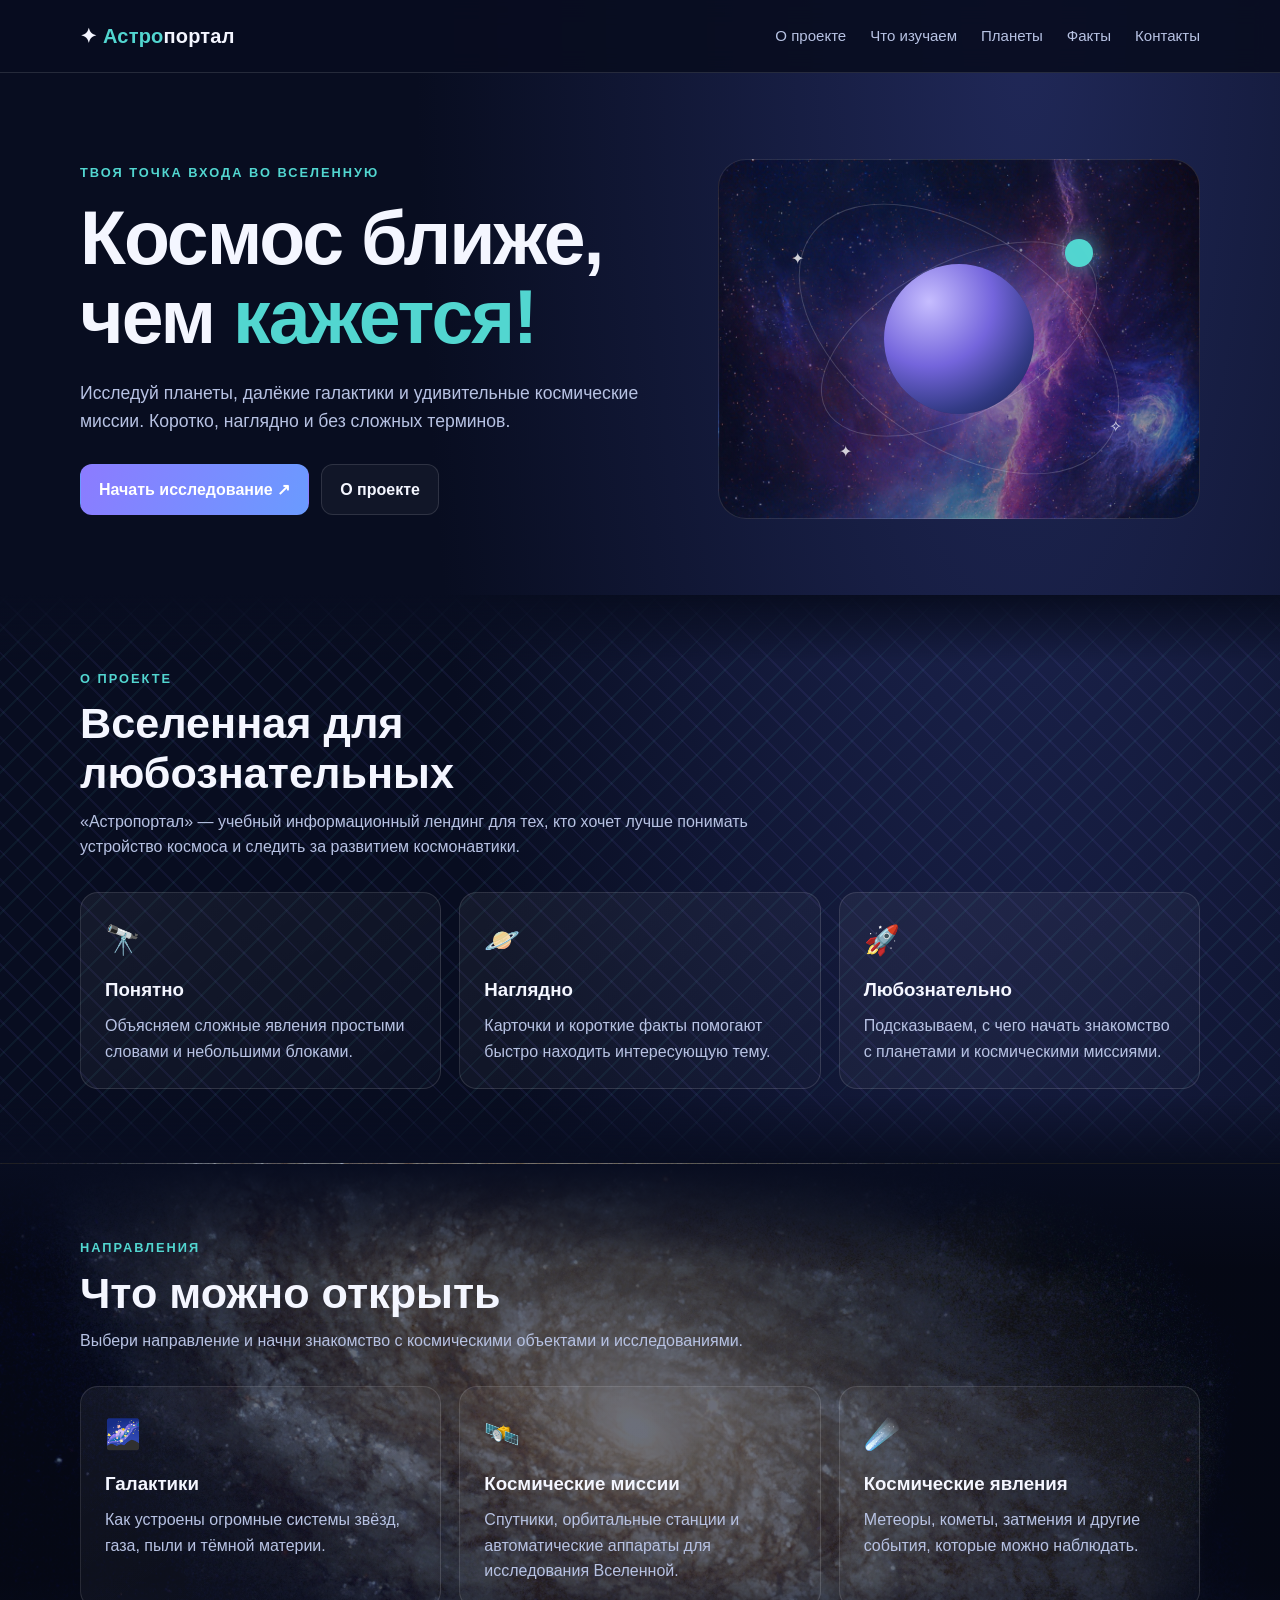
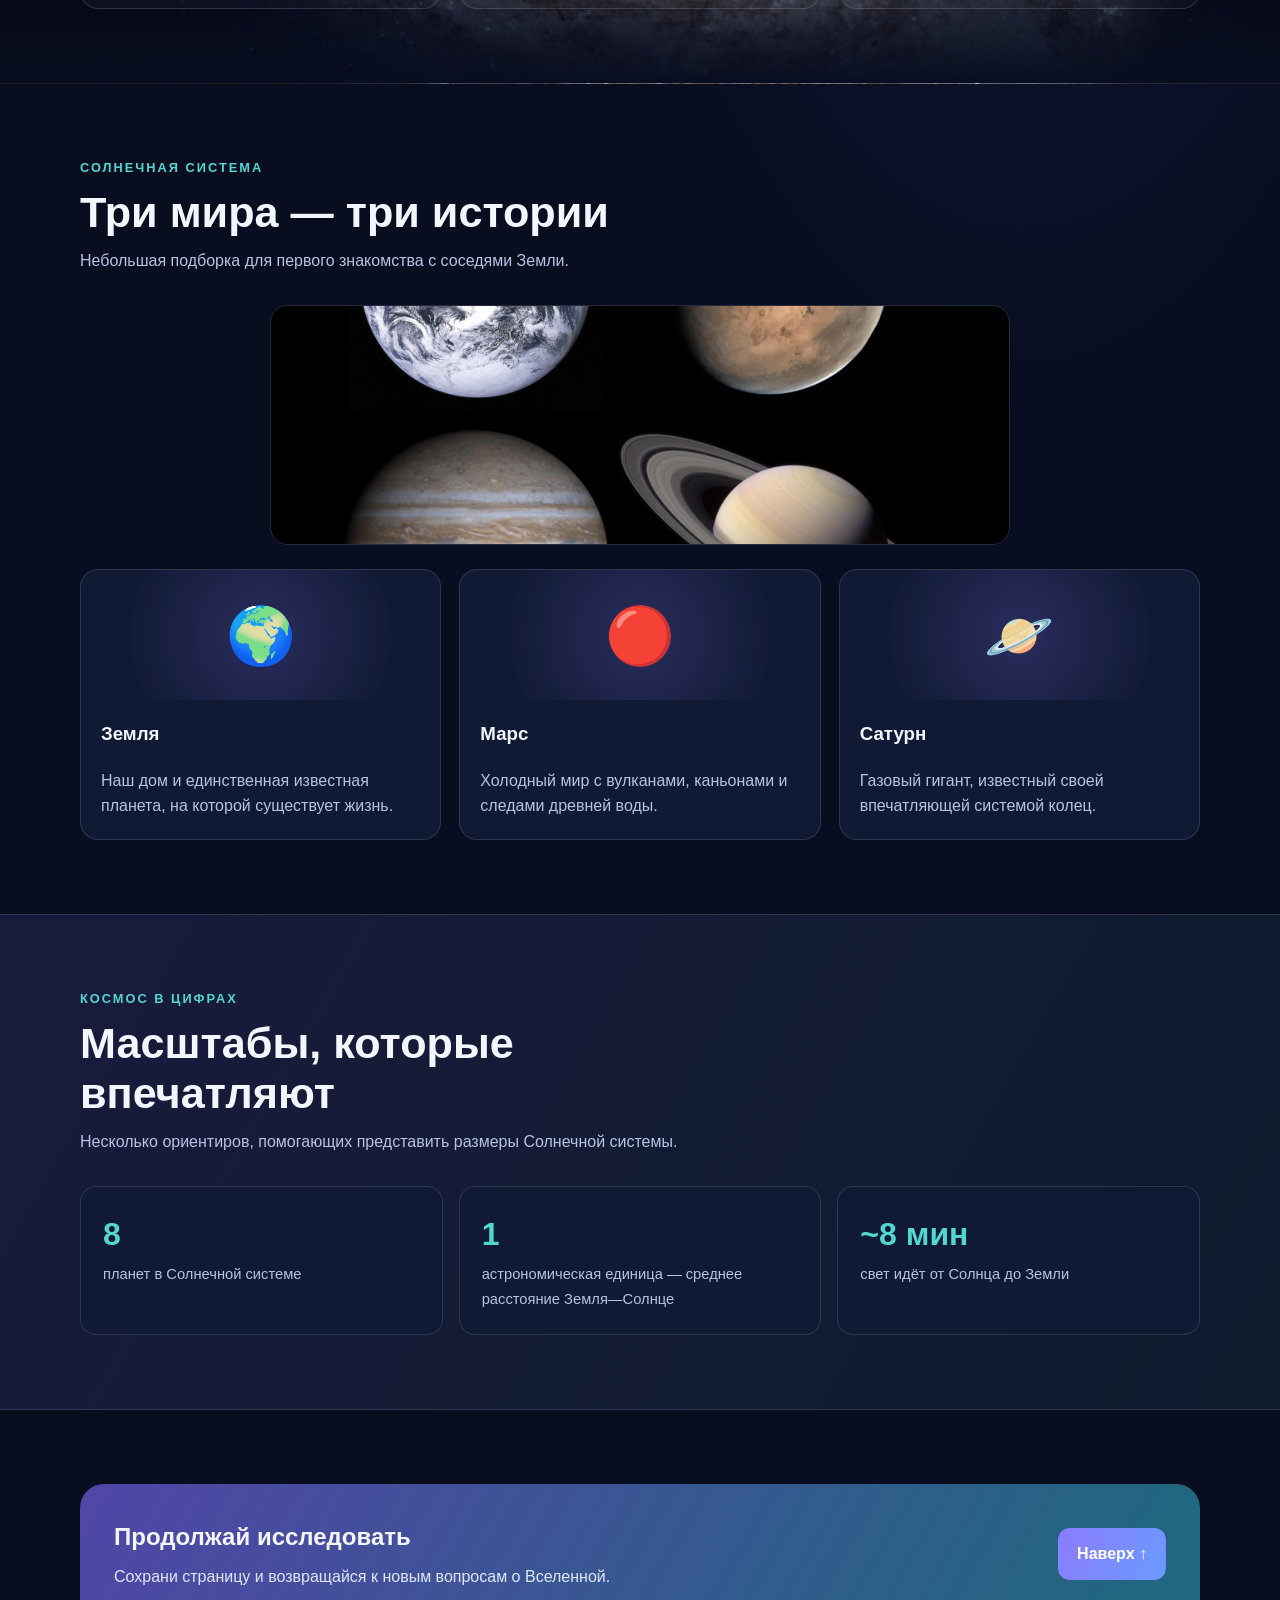
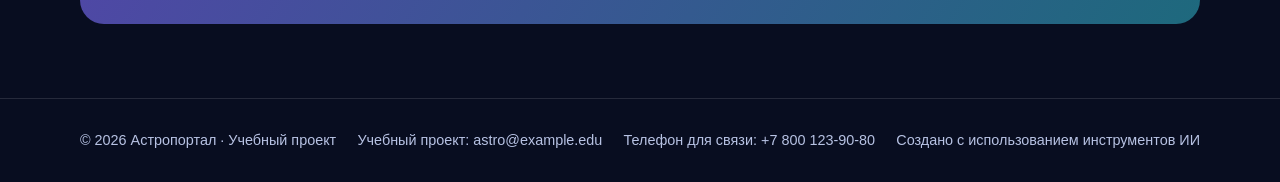
<file: index.html>
<!DOCTYPE html>
<html lang="ru">
<head>
<meta charset="UTF-8">
<meta name="viewport" content="width=device-width, initial-scale=1.0">
<meta name="description" content="Астропортал — понятные материалы о космосе, планетах и космических миссиях.">
<title>Астропортал — исследуй космос</title>
<meta property="og:title" content="Астропортал — исследуй космос">
<meta property="og:description" content="Астропортал — понятные материалы о космосе, планетах и космических миссиях.">
<meta property="og:type" content="website">
<meta property="og:locale" content="ru_RU">
<meta property="og:site_name" content="Астропортал">
<link rel="stylesheet" href="style.css">
</head>
<body>
<header class="site-header"><div class="container nav"><a class="brand" href="#home">✦ <span>Астро</span>портал</a><button class="menu-toggle" aria-expanded="false" aria-controls="nav-links">Меню ☰</button><nav class="nav-links" id="nav-links"><a href="#about">О проекте</a><a href="#discover">Что изучаем</a><a href="#planets">Планеты</a><a href="#facts">Факты</a><a href="#contact">Контакты</a></nav></div></header>
<main>
<section class="hero" id="home"><div class="container hero-grid"><div><div class="eyebrow">Твоя точка входа во Вселенную</div><h1>Космос ближе,<br>чем <em>кажется!</em></h1><p class="lead">Исследуй планеты, далёкие галактики и удивительные космические миссии. Коротко, наглядно и без сложных терминов.</p><div class="actions"><a class="btn btn-primary" href="#discover">Начать исследование ↗</a><a class="btn btn-secondary" href="#about">О проекте</a></div></div><div class="orbit-card" aria-label="Стилизованная иллюстрация планеты"><span class="star s1">✦</span><span class="star s2">✧</span><span class="star s3">✦</span><div class="planet"></div><div class="moon"></div></div></div></section>
<section id="about"><div class="container"><div class="section-heading"><div class="eyebrow">О проекте</div><h2>Вселенная для любознательных</h2><p>«Астропортал» — учебный информационный лендинг для тех, кто хочет лучше понимать устройство космоса и следить за развитием космонавтики.</p></div><div class="cards"><article class="card"><div class="icon">🔭</div><h3>Понятно</h3><p>Объясняем сложные явления простыми словами и небольшими блоками.</p></article><article class="card"><div class="icon">🪐</div><h3>Наглядно</h3><p>Карточки и короткие факты помогают быстро находить интересующую тему.</p></article><article class="card"><div class="icon">🚀</div><h3>Любознательно</h3><p>Подсказываем, с чего начать знакомство с планетами и космическими миссиями.</p></article></div></div></section>
<section class="feature-band" id="discover"><div class="container"><div class="section-heading"><div class="eyebrow">Направления</div><h2>Что можно открыть</h2><p>Выбери направление и начни знакомство с космическими объектами и исследованиями.</p></div><div class="cards"><article class="card"><div class="icon">🌌</div><h3>Галактики</h3><p>Как устроены огромные системы звёзд, газа, пыли и тёмной материи.</p></article><article class="card"><div class="icon">🛰️</div><h3>Космические миссии</h3><p>Спутники, орбитальные станции и автоматические аппараты для исследования Вселенной.</p></article><article class="card"><div class="icon">☄️</div><h3>Космические явления</h3><p>Метеоры, кометы, затмения и другие события, которые можно наблюдать.</p></article></div></div></section>
<section id="planets"><div class="container"><div class="section-heading"><div class="eyebrow">Солнечная система</div><h2>Три мира — три истории</h2><p>Небольшая подборка для первого знакомства с соседями Земли.</p></div><img class="planets-img" src="images/Планеты Солнечной системы.jpg" alt="Фотография планет Солнечной системы"><div class="planet-list"><article class="planet-item"><div class="planet-art">🌍</div><div><h3>Земля</h3><p>Наш дом и единственная известная планета, на которой существует жизнь.</p></div></article><article class="planet-item"><div class="planet-art">🔴</div><div><h3>Марс</h3><p>Холодный мир с вулканами, каньонами и следами древней воды.</p></div></article><article class="planet-item"><div class="planet-art">🪐</div><div><h3>Сатурн</h3><p>Газовый гигант, известный своей впечатляющей системой колец.</p></div></article></div></div></section>
<section class="feature-band" id="facts"><div class="container"><div class="section-heading"><div class="eyebrow">Космос в цифрах</div><h2>Масштабы, которые впечатляют</h2><p>Несколько ориентиров, помогающих представить размеры Солнечной системы.</p></div><div class="fact-grid"><div class="fact"><strong>8</strong><span>планет в Солнечной системе</span></div><div class="fact"><strong>1</strong><span>астрономическая единица — среднее расстояние Земля—Солнце</span></div><div class="fact"><strong>~8 мин</strong><span>свет идёт от Солнца до Земли</span></div></div></div></section>
<section id="contact"><div class="container"><div class="cta"><div><h2>Продолжай исследовать</h2><p>Сохрани страницу и возвращайся к новым вопросам о Вселенной.</p></div><a class="btn btn-primary" href="#home">Наверх ↑</a></div></div></section>
</main><footer class="site-footer"><div class="container footer-inner"><span>© 2026 Астропортал · Учебный проект</span><span>Учебный проект: astro@example.edu</span><span>Телефон для связи: +7 800 123-90-80</span><span>Создано с использованием инструментов ИИ</span></div></footer>
<script>
const menuButton=document.querySelector('.menu-toggle');
const navLinks=document.querySelector('.nav-links');
menuButton.addEventListener('click',()=>{const opened=navLinks.classList.toggle('open');menuButton.setAttribute('aria-expanded',String(opened));});
navLinks.querySelectorAll('a').forEach(link=>link.addEventListener('click',()=>{navLinks.classList.remove('open');menuButton.setAttribute('aria-expanded','false');}));
</script>
</body></html>
</file>
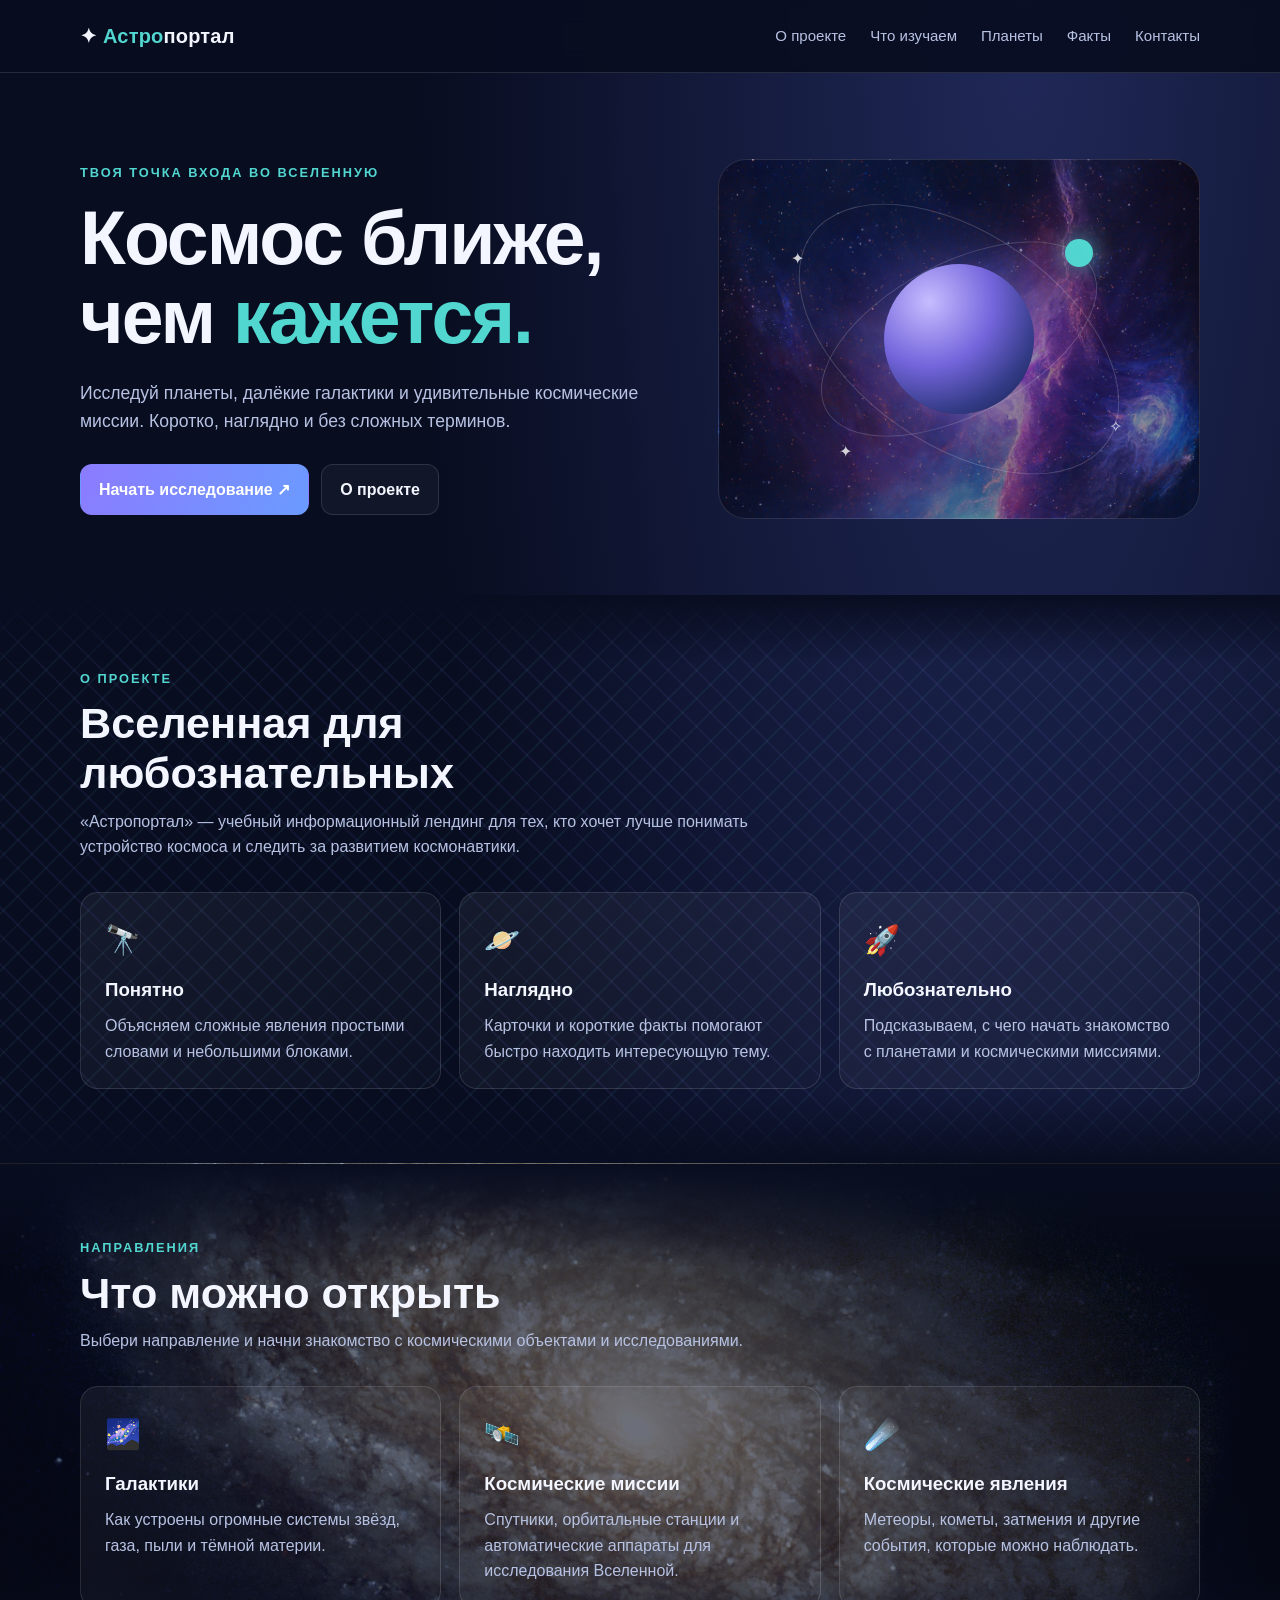
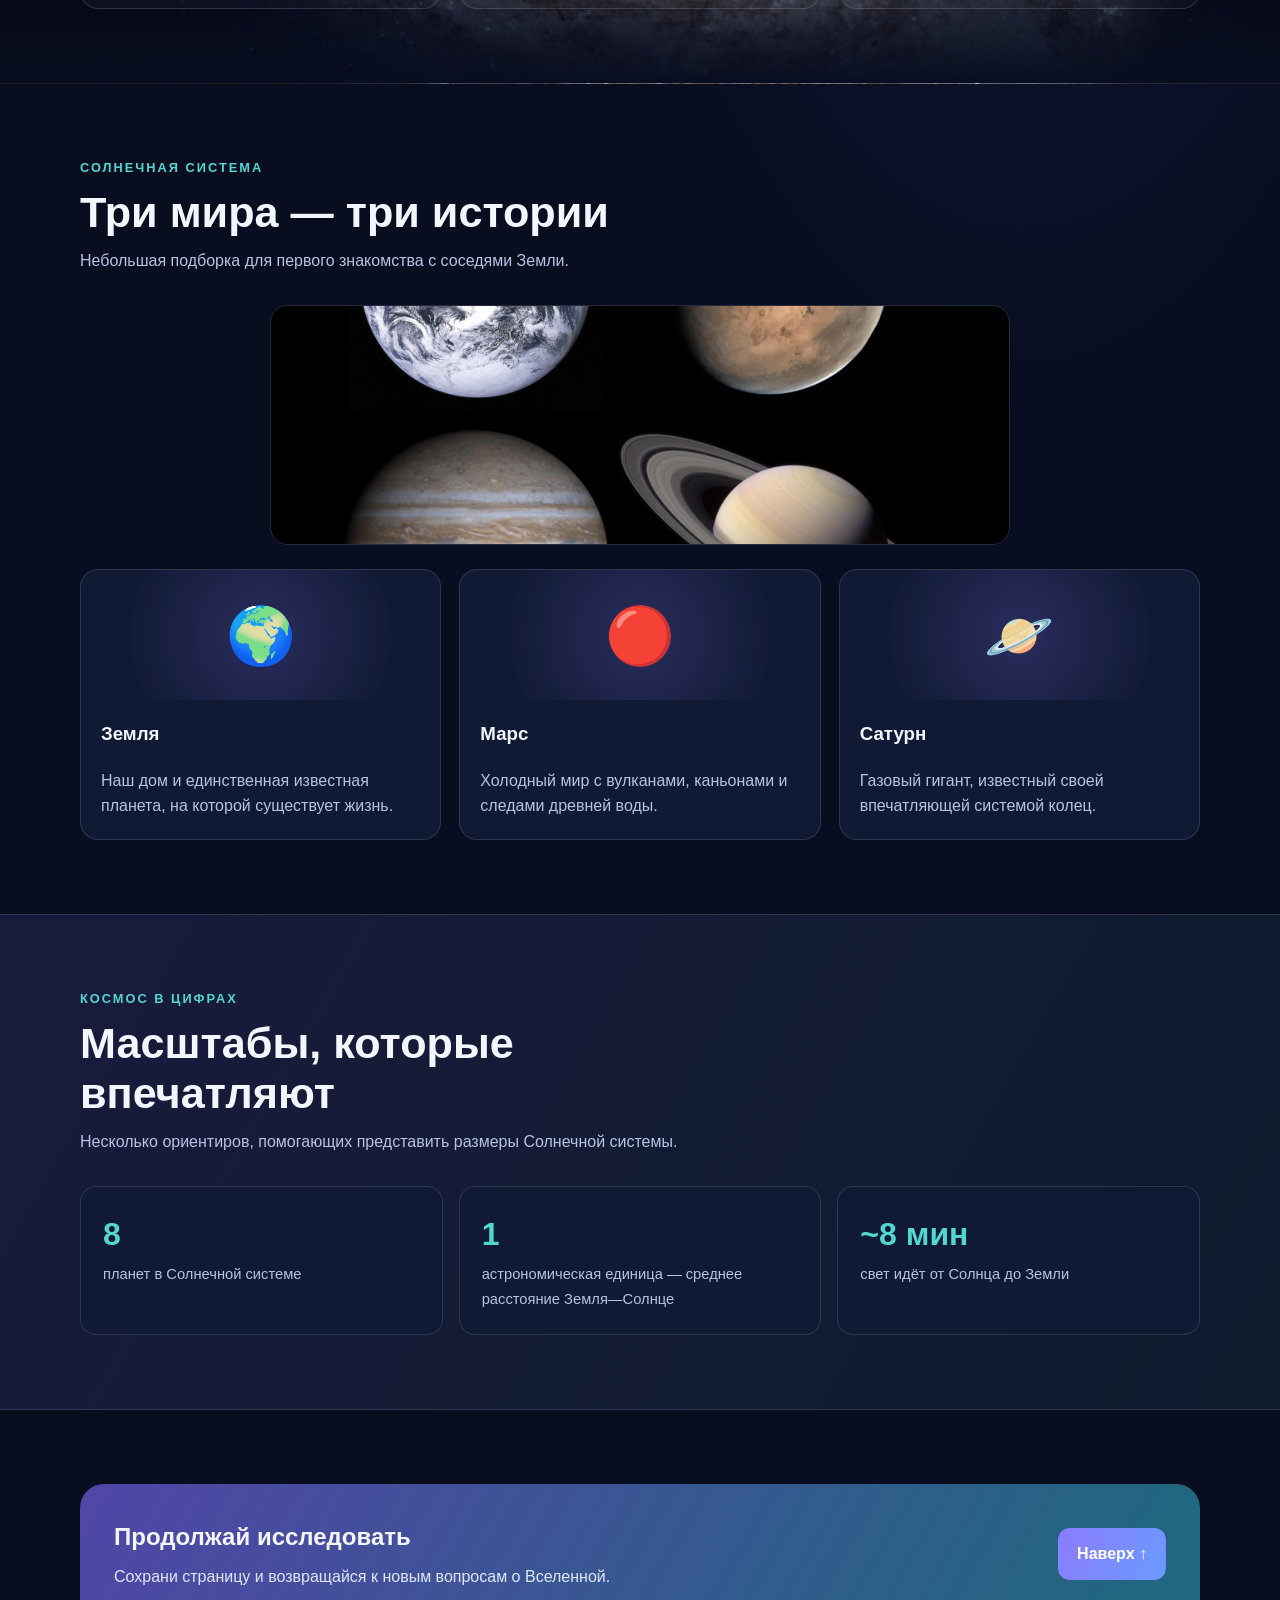
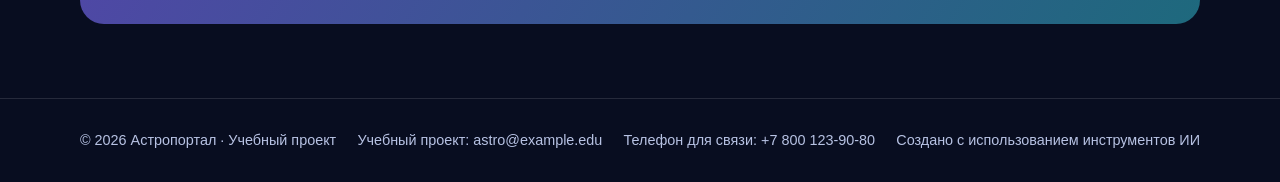
<file: Astroportal_LR6_index.html>
<!DOCTYPE html>
<html lang="ru">
<head>
<meta charset="UTF-8">
<meta name="viewport" content="width=device-width, initial-scale=1.0">
<meta name="description" content="Астропортал — понятные материалы о космосе, планетах и космических миссиях.">
<title>Астропортал — исследуй космос</title>
<meta property="og:title" content="Астропортал — исследуй космос">
<meta property="og:description" content="Астропортал — понятные материалы о космосе, планетах и космических миссиях.">
<meta property="og:type" content="website">
<meta property="og:locale" content="ru_RU">
<meta property="og:site_name" content="Астропортал">
<link rel="stylesheet" href="style.css">
</head>
<body>
<header class="site-header"><div class="container nav"><a class="brand" href="#home">✦ <span>Астро</span>портал</a><button class="menu-toggle" aria-expanded="false" aria-controls="nav-links">Меню ☰</button><nav class="nav-links" id="nav-links"><a href="#about">О проекте</a><a href="#discover">Что изучаем</a><a href="#planets">Планеты</a><a href="#facts">Факты</a><a href="#contact">Контакты</a></nav></div></header>
<main>
<section class="hero" id="home"><div class="container hero-grid"><div><div class="eyebrow">Твоя точка входа во Вселенную</div><h1>Космос ближе,<br>чем <em>кажется.</em></h1><p class="lead">Исследуй планеты, далёкие галактики и удивительные космические миссии. Коротко, наглядно и без сложных терминов.</p><div class="actions"><a class="btn btn-primary" href="#discover">Начать исследование ↗</a><a class="btn btn-secondary" href="#about">О проекте</a></div></div><div class="orbit-card" aria-label="Стилизованная иллюстрация планеты"><span class="star s1">✦</span><span class="star s2">✧</span><span class="star s3">✦</span><div class="planet"></div><div class="moon"></div></div></div></section>
<section id="about"><div class="container"><div class="section-heading"><div class="eyebrow">О проекте</div><h2>Вселенная для любознательных</h2><p>«Астропортал» — учебный информационный лендинг для тех, кто хочет лучше понимать устройство космоса и следить за развитием космонавтики.</p></div><div class="cards"><article class="card"><div class="icon">🔭</div><h3>Понятно</h3><p>Объясняем сложные явления простыми словами и небольшими блоками.</p></article><article class="card"><div class="icon">🪐</div><h3>Наглядно</h3><p>Карточки и короткие факты помогают быстро находить интересующую тему.</p></article><article class="card"><div class="icon">🚀</div><h3>Любознательно</h3><p>Подсказываем, с чего начать знакомство с планетами и космическими миссиями.</p></article></div></div></section>
<section class="feature-band" id="discover"><div class="container"><div class="section-heading"><div class="eyebrow">Направления</div><h2>Что можно открыть</h2><p>Выбери направление и начни знакомство с космическими объектами и исследованиями.</p></div><div class="cards"><article class="card"><div class="icon">🌌</div><h3>Галактики</h3><p>Как устроены огромные системы звёзд, газа, пыли и тёмной материи.</p></article><article class="card"><div class="icon">🛰️</div><h3>Космические миссии</h3><p>Спутники, орбитальные станции и автоматические аппараты для исследования Вселенной.</p></article><article class="card"><div class="icon">☄️</div><h3>Космические явления</h3><p>Метеоры, кометы, затмения и другие события, которые можно наблюдать.</p></article></div></div></section>
<section id="planets"><div class="container"><div class="section-heading"><div class="eyebrow">Солнечная система</div><h2>Три мира — три истории</h2><p>Небольшая подборка для первого знакомства с соседями Земли.</p></div><img class="planets-img" src="images/Планеты Солнечной системы.jpg" alt="Фотография планет Солнечной системы"><div class="planet-list"><article class="planet-item"><div class="planet-art">🌍</div><div><h3>Земля</h3><p>Наш дом и единственная известная планета, на которой существует жизнь.</p></div></article><article class="planet-item"><div class="planet-art">🔴</div><div><h3>Марс</h3><p>Холодный мир с вулканами, каньонами и следами древней воды.</p></div></article><article class="planet-item"><div class="planet-art">🪐</div><div><h3>Сатурн</h3><p>Газовый гигант, известный своей впечатляющей системой колец.</p></div></article></div></div></section>
<section class="feature-band" id="facts"><div class="container"><div class="section-heading"><div class="eyebrow">Космос в цифрах</div><h2>Масштабы, которые впечатляют</h2><p>Несколько ориентиров, помогающих представить размеры Солнечной системы.</p></div><div class="fact-grid"><div class="fact"><strong>8</strong><span>планет в Солнечной системе</span></div><div class="fact"><strong>1</strong><span>астрономическая единица — среднее расстояние Земля—Солнце</span></div><div class="fact"><strong>~8 мин</strong><span>свет идёт от Солнца до Земли</span></div></div></div></section>
<section id="contact"><div class="container"><div class="cta"><div><h2>Продолжай исследовать</h2><p>Сохрани страницу и возвращайся к новым вопросам о Вселенной.</p></div><a class="btn btn-primary" href="#home">Наверх ↑</a></div></div></section>
</main><footer class="site-footer"><div class="container footer-inner"><span>© 2026 Астропортал · Учебный проект</span><span>Учебный проект: astro@example.edu</span><span>Телефон для связи: +7 800 123-90-80</span><span>Создано с использованием инструментов ИИ</span></div></footer>
<script>
const menuButton=document.querySelector('.menu-toggle');
const navLinks=document.querySelector('.nav-links');
menuButton.addEventListener('click',()=>{const opened=navLinks.classList.toggle('open');menuButton.setAttribute('aria-expanded',String(opened));});
navLinks.querySelectorAll('a').forEach(link=>link.addEventListener('click',()=>{navLinks.classList.remove('open');menuButton.setAttribute('aria-expanded','false');}));
</script>
</body></html>
</file>
<file: style.css>
:root{--bg:#080d20;--panel:#111a35;--panel2:#182345;--text:#f4f6ff;--muted:#b7c2e3;--accent:#8c7bff;--accent2:#52d6d0;--line:rgba(255,255,255,.12)}
*{box-sizing:border-box}html{scroll-behavior:smooth;scroll-padding-top:82px}body{margin:0;font-family:Arial,Helvetica,sans-serif;background:radial-gradient(ellipse at 80% 0%,#202858 0,transparent 42%),var(--bg);color:var(--text);line-height:1.6}
a{color:inherit;text-decoration:none}.container{width:min(1120px,92%);margin:auto}.site-header{position:sticky;top:0;z-index:10;background:rgba(8,13,32,.9);backdrop-filter:blur(12px);border-bottom:1px solid var(--line)}.nav{min-height:72px;display:flex;align-items:center;justify-content:space-between;gap:24px}.brand{font-size:1.25rem;font-weight:800;letter-spacing:.2px}.brand span{color:var(--accent2)}.nav-links{display:flex;gap:24px;align-items:center}.nav-links a{font-size:.94rem;color:var(--muted);transition:color .2s}.nav-links a:hover{color:var(--accent2)}.menu-toggle{display:none;background:transparent;border:1px solid var(--line);color:var(--text);padding:8px 12px;border-radius:10px}
.hero{padding:86px 0 76px;overflow:hidden}.hero-grid{display:grid;grid-template-columns:1.1fr .9fr;gap:48px;align-items:center}.eyebrow{color:var(--accent2);font-size:.8rem;font-weight:800;text-transform:uppercase;letter-spacing:2px}.hero h1{font-size:clamp(2.5rem,6vw,4.7rem);line-height:1.05;margin:16px 0 22px;letter-spacing:-2px}.hero h1 em{font-style:normal;color:var(--accent2)}.lead{font-size:1.1rem;color:var(--muted);max-width:590px}.actions{display:flex;flex-wrap:wrap;gap:12px;margin-top:28px}.btn{display:inline-flex;align-items:center;justify-content:center;border-radius:12px;padding:12px 18px;font-weight:700;border:1px solid transparent;transition:transform .2s,filter .2s}.btn:hover{transform:translateY(-2px);filter:brightness(1.1)}.btn-primary{background:linear-gradient(120deg,var(--accent),#6a9bff);color:white}.btn-secondary{border-color:var(--line);background:rgba(255,255,255,.04)}.orbit-card{position:relative;min-height:360px;border:1px solid var(--line);border-radius:28px;background:linear-gradient(145deg,rgba(140,123,255,.17),rgba(82,214,208,.05));display:grid;place-items:center;overflow:hidden}.orbit-card:before,.orbit-card:after{content:"";position:absolute;border:1px solid rgba(255,255,255,.18);border-radius:50%;width:300px;height:150px;transform:rotate(-28deg)}.orbit-card:after{width:360px;height:210px;transform:rotate(35deg)}.planet{width:150px;height:150px;border-radius:50%;background:radial-gradient(circle at 30% 25%,#c6bdff,#7465dc 42%,#333b86 72%,#121b47);box-shadow:0 0 70px rgba(140,123,255,.45);z-index:1}.moon{position:absolute;width:28px;height:28px;border-radius:50%;background:var(--accent2);top:22%;right:22%;box-shadow:0 0 24px rgba(82,214,208,.7)}.star{position:absolute;color:white;opacity:.8}.s1{left:15%;top:24%}.s2{right:16%;bottom:22%}.s3{left:25%;bottom:15%}
section{padding:74px 0}.section-heading{max-width:700px;margin-bottom:32px}.section-heading h2{font-size:clamp(1.8rem,4vw,2.7rem);line-height:1.15;margin:10px 0}.section-heading p{color:var(--muted);margin:0}.cards{display:grid;grid-template-columns:repeat(3,1fr);gap:18px}.card{padding:24px;border:1px solid var(--line);border-radius:18px;background:linear-gradient(145deg,rgba(255,255,255,.055),rgba(255,255,255,.02));transition:transform .2s,border-color .2s}.card:hover{transform:translateY(-5px);border-color:rgba(140,123,255,.7)}.icon{font-size:1.8rem}.card h3{margin:12px 0 8px}.card p{color:var(--muted);margin:0}.feature-band{background:linear-gradient(120deg,rgba(140,123,255,.13),rgba(82,214,208,.07));border-block:1px solid var(--line)}.planet-list{display:grid;grid-template-columns:repeat(3,1fr);gap:18px}.planet-item{padding:0 0 20px;border-radius:18px;overflow:hidden;background:var(--panel);border:1px solid var(--line)}.planet-art{height:130px;display:grid;place-items:center;background:radial-gradient(circle at center,rgba(140,123,255,.2),transparent 70%);font-size:3.5rem}.planet-item div:last-child{padding:0 20px}.planet-item p{color:var(--muted);margin-bottom:0}.fact-grid{display:grid;grid-template-columns:repeat(3,1fr);gap:16px}.fact{padding:22px;border-radius:16px;background:var(--panel);border:1px solid var(--line)}.fact strong{display:block;font-size:2rem;color:var(--accent2)}.fact span{color:var(--muted);font-size:.92rem}.cta{padding:34px;border-radius:24px;background:linear-gradient(120deg,#5146a7,#1e697d);display:flex;justify-content:space-between;align-items:center;gap:24px}.cta h2{margin:0 0 8px}.cta p{margin:0;color:#e0e7ff}.site-footer{padding:30px 0;border-top:1px solid var(--line);color:var(--muted);font-size:.9rem}.footer-inner{display:flex;justify-content:space-between;gap:20px;flex-wrap:wrap}
@media(max-width:760px){.hero{padding:58px 0}.hero-grid{grid-template-columns:1fr;gap:30px}.orbit-card{min-height:280px}.cards,.planet-list,.fact-grid{grid-template-columns:1fr}.nav{flex-wrap:wrap;padding:14px 0}.menu-toggle{display:block}.nav-links{display:none;flex-direction:column;align-items:flex-start;width:100%;gap:12px;padding:10px 0 4px}.nav-links.open{display:flex}.cta{align-items:flex-start;flex-direction:column}.hero h1{letter-spacing:-1px}}@media(prefers-reduced-motion:reduce){html{scroll-behavior:auto}*,*:before,*:after{transition:none!important;animation:none!important}}
/* Дополнительный блок: стили для изображений из папки images */
.orbit-card{background-image:linear-gradient(rgba(8,13,32,.45),rgba(8,13,32,.45)),url("images/Космическая туманность.jpg");background-size:cover;background-position:center}
#discover{background-image:linear-gradient(180deg,var(--bg) 0,rgba(8,13,32,.62) 20%,rgba(8,13,32,.62) 80%,var(--bg) 100%),url("images/Галактика.jpg");background-size:cover;background-position:center;background-repeat:no-repeat}
.planets-img{display:block;width:66%;height:240px;margin:0 auto 24px;object-fit:cover;border:1px solid var(--line);border-radius:18px}
@media(max-width:760px){.planets-img{width:100%;height:180px}}
/* Новый блок: лёгкий декоративный узор на фоне секции «О проекте» */
#about{background-image:
linear-gradient(180deg,var(--bg) 0,transparent 12%,transparent 88%,var(--bg) 100%),
repeating-linear-gradient(45deg,rgba(140,123,255,.07) 0 2px,transparent 2px 20px),
repeating-linear-gradient(-45deg,rgba(82,214,208,.06) 0 2px,transparent 2px 20px)}
</file>
